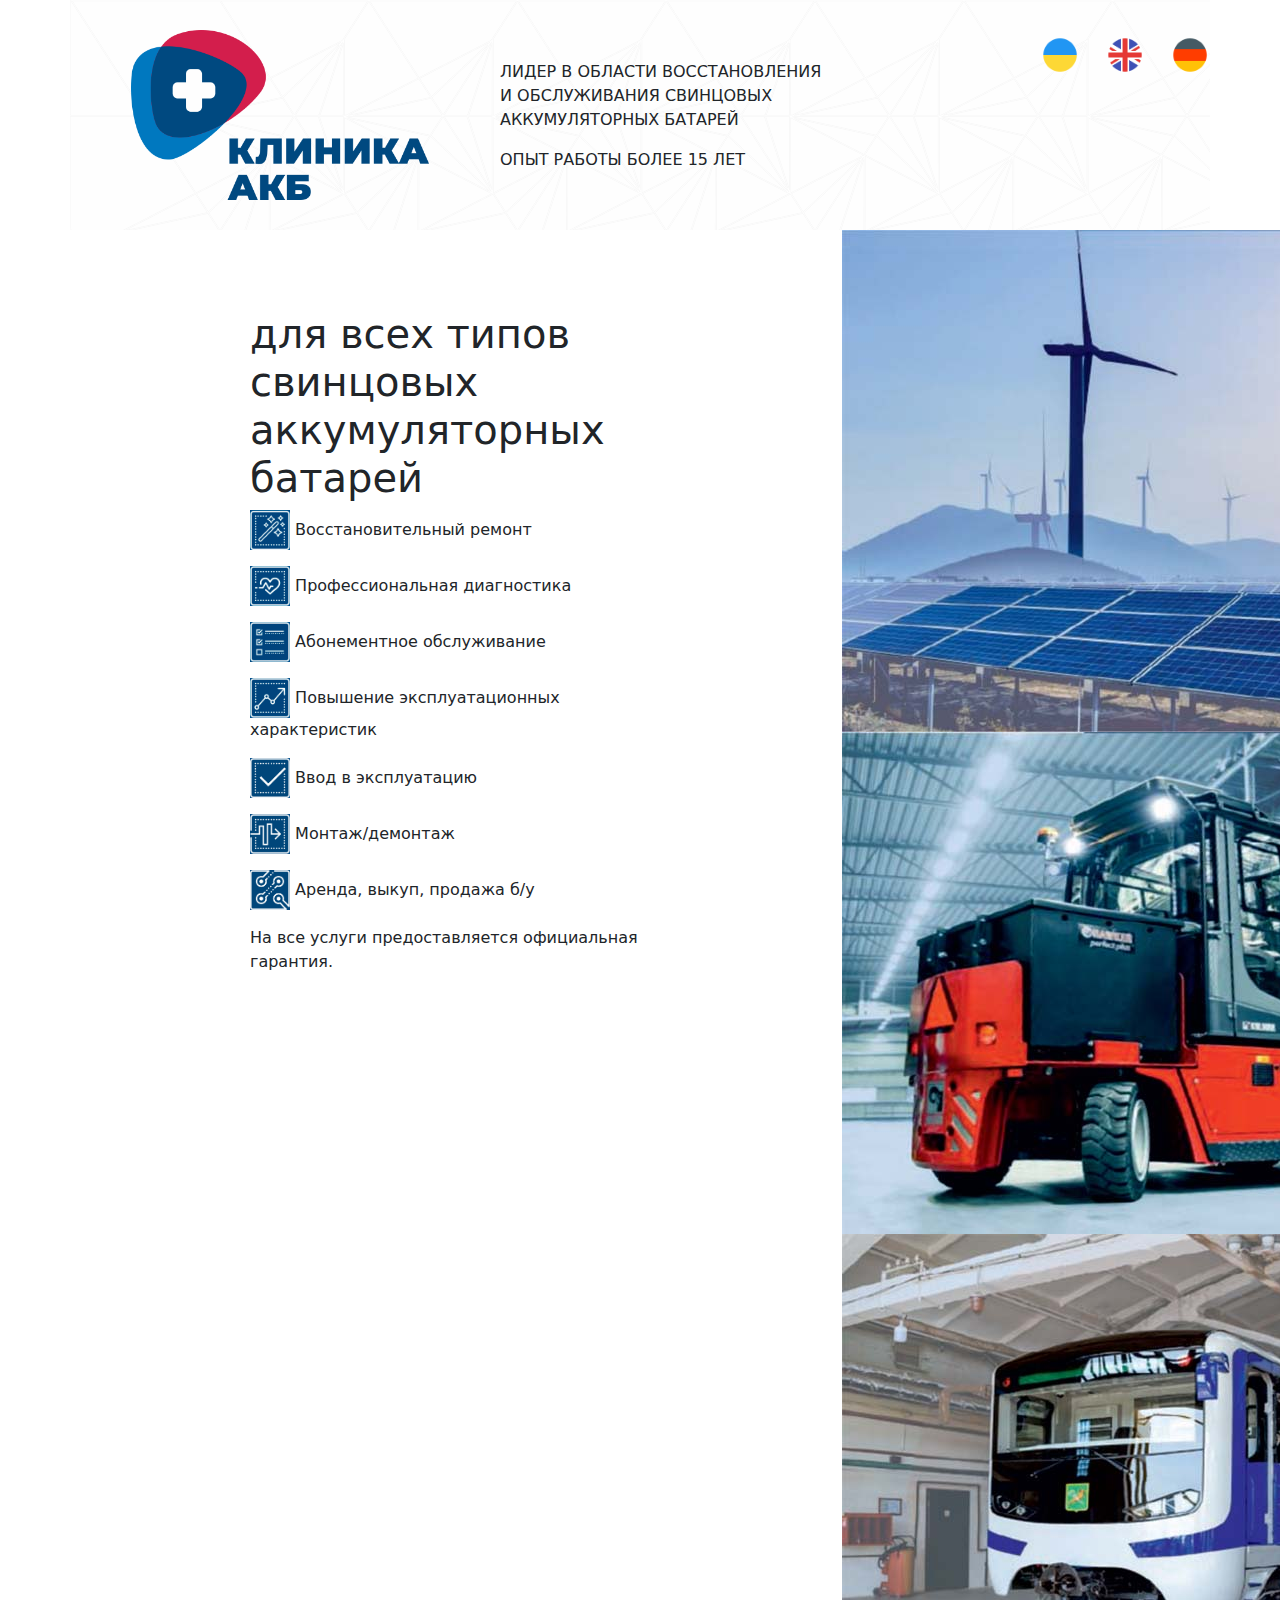
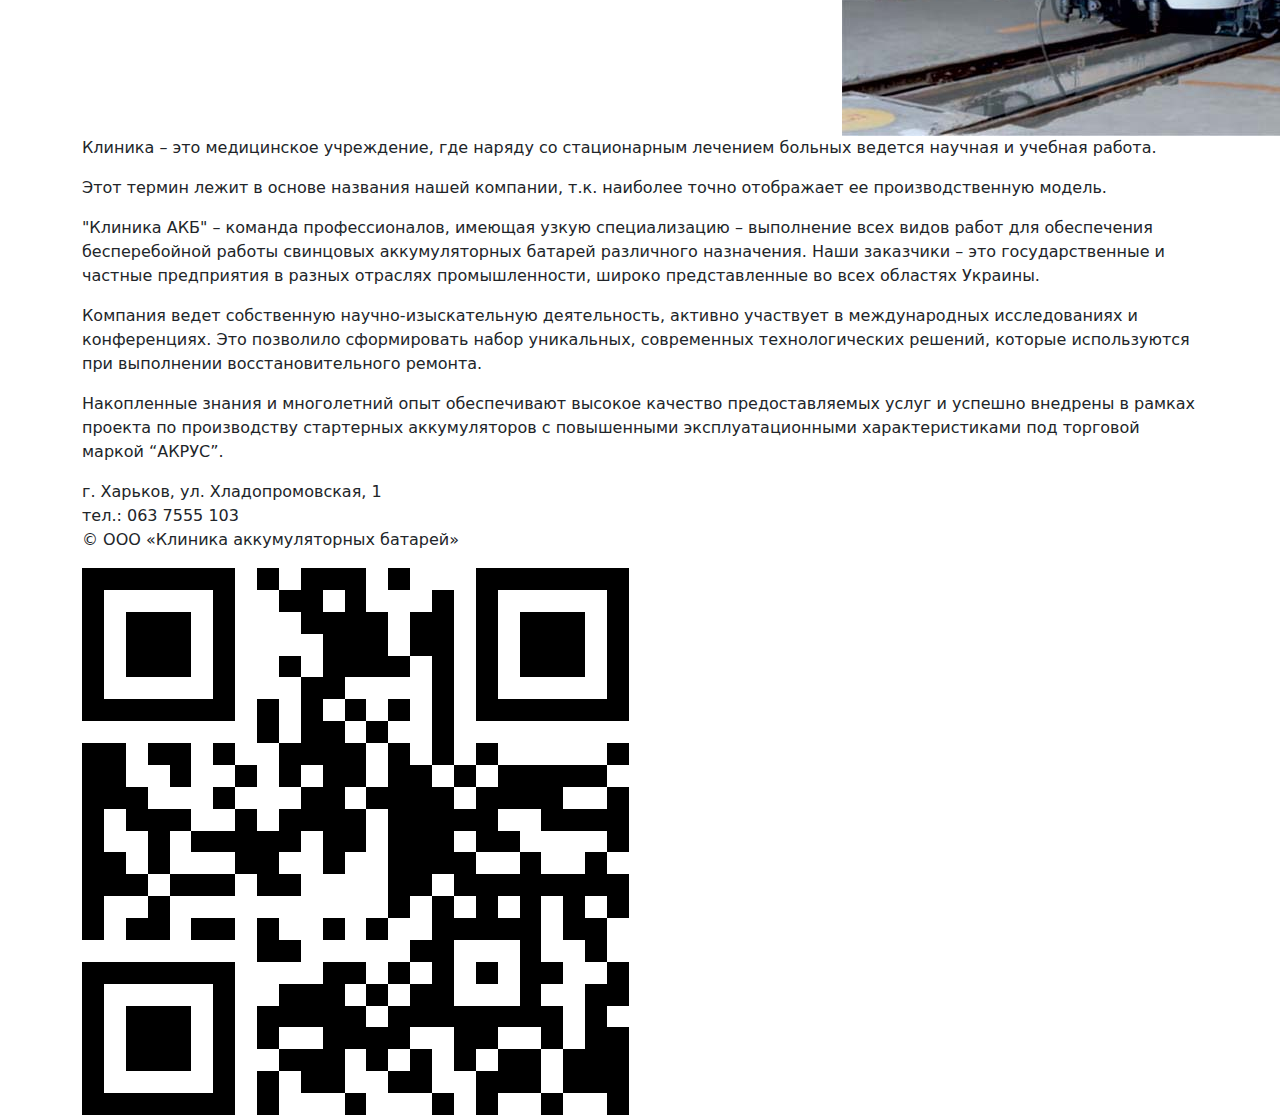
<file: index.html>
<!DOCTYPE html>
<html lang="ru">

<head>
    <meta charset="UTF-8">
    <meta name="viewport" content="width=device-width, initial-scale=1.0">
    <meta name="format-detection" content="telephone=no">
    <meta name="description"
          content="Ремонт, восстановление, обслуживание, диагностика свинцово-кислотных тяговых аккумуляторных батарей (аккумуляторов) с погрузочной техники.">
    <title>Клиника АКБ – ремонт и обслуживание свинцовых аккумуляторов</title>
    <!-- Альтернативные языковые версии -->
    <link rel="alternate" href="https://batteryclinic.com.ua/" hreflang="ru" />
    <link rel="alternate" href="https://batteryclinic.com.ua/ukr.html" hreflang="uk" />
    <link rel="alternate" href="https://batteryclinic.com.ua/eng.html" hreflang="en" />
    <link rel="alternate" href="https://batteryclinic.com.ua/de.html" hreflang="de" />
    <link rel="icon" href="/img/favicon.ico" type="image/x-icon" />
    <link rel="preconnect" href="https://fonts.googleapis.com">
    <link rel="preconnect" href="https://fonts.gstatic.com" crossorigin>
    <link href="https://fonts.googleapis.com/css2?family=Montserrat:ital,wght@0,100..900;1,100..900&display=swap"
          rel="stylesheet">
    <link rel="stylesheet" href="css/bootstrap.min.css">
    <link rel="stylesheet" href="./css/style.css">
    <link rel="canonical" href="https://batteryclinic.com.ua/" />
    <link rel="alternate" href="https://batteryclinic.com.ua/" hreflang="x-default" />
</head>



<body>
    <div class="container">
        <header class="row">

            <div class="col-4 logo-box">
                <img class="log-image" src="./img/akblogo.png" alt="">
            </div>
            <div class="col-5 header-text-block">
                <p>
                    лидер в области восстановления</br>
                    и обслуживания свинцовых</br>
                    аккумуляторных батарей
                </p>
                <p class="experience">
                    опыт работы более 15 лет
                </p>
            </div>
            <div class="col-3 lang">
                <a href="./ukr.html" hreflang="uk"><img src="./img/ukr-lang.png"></a>
                <a href="./eng.html" hreflang="en"><img src="./img/eng-lang.png"></a>
                <a href="./de.html" hreflang="de"><img src="img/germ-lang.png"></a>
            </div>
        </header>
        <div class="row ">
            <div class="content-left col-8">

                <div class="services">
                    <H1 class="servise-title">для всех типов свинцовых</br> аккумуляторных батарей</H1>
                    <p>
                        <img class="pickt" src="./img/pickt-1.png" alt="Восстановительный ремонт">
                        <span class="servise-descriprion">Восстановительный ремонт</span>
                    </p>
                    <p>
                        <img class="pickt" src="./img/pickt-2.png" alt="Профессиональная диагностика">
                        <span class="servise-descriprion">Профессиональная диагностика</span>
                    </p>
                    <p>
                        <img class="pickt" src="./img/pickt-3.png" alt="Абонементное обслуживание">
                        <span class="servise-descriprion">Абонементное обслуживание</span>
                    </p>
                    <p>
                        <img class="pickt" src="./img/pickt-4.png" alt="Повышение эксплуатационных характеристик">
                        <span class="servise-descriprion">Повышение эксплуатационных </br>характеристик</span>
                    </p>
                    <p>
                        <img class="pickt" src="./img/pickt-5.png" alt="Ввод в эксплуатацию">
                        <span class="servise-descriprion">Ввод в эксплуатацию</span>
                    </p>
                    <p>
                        <img class="pickt" src="./img/pickt-6.png" alt="Монтаж/демонтаж">
                        <span class="servise-descriprion">Монтаж/демонтаж</span>
                    </p>
                    <p>
                        <img class="pickt" src="./img/pickt-7.png" alt="Аренда, выкуп, продажа б/у">
                        <span class="servise-descriprion">Аренда, выкуп, продажа б/у</span>
                    </p>
                    <span class="service-garanty">
                        На все услуги предоставляется официальная гарантия.
                    </span>
                </div>
            </div>
            <div class="content-rigth col-4">
                <img src="img/r-pict-1.jpg" alt="">
                <img src="img/r-pict-2.jpg" alt="">
                <img src="img/r-pict-3.jpg" alt="">
            </div>
        </div>

        <div class="main-text row">
            <div class="head-text  ">
                <p class="text-solid">
                    Клиника – это медицинское учреждение, где наряду со стационарным лечением больных ведется научная и
                    учебная работа.
                </p>
                <p>
                    Этот термин лежит в основе названия нашей компании, т.к. наиболее точно отображает ее
                    производственную
                    модель.
                </p>
            </div>
            <div class="middle-text ">
                <p>
                    "Клиника АКБ" – команда профессионалов, имеющая узкую специализацию – выполнение всех видов работ
                    для
                    обеспечения бесперебойной работы свинцовых аккумуляторных батарей различного назначения. Наши
                    заказчики
                    – это государственные и частные предприятия в разных отраслях промышленности, широко представленные
                    во
                    всех областях Украины.
                </p>
                <p>
                    Компания ведет собственную научно-изыскательную деятельность, активно участвует в международных
                    исследованиях и конференциях. Это позволило сформировать набор уникальных, современных
                    технологических
                    решений, которые используются при выполнении восстановительного ремонта.
                </p>
                <p>
                    Накопленные знания и многолетний опыт обеспечивают высокое качество предоставляемых услуг и
                    успешно
                    внедрены в рамках проекта по производству стартерных аккумуляторов с повышенными эксплуатационными
                    характеристиками под торговой маркой “АКРУС”.
                </p>
            </div>
            <footer>
                <div class="footer-text">

                    <p class="footer-adres">

                        г. Харьков, ул. Хладопромовская, 1</br>
                        тел.: 063 7555 103 <br>
                        © ООО «Клиника аккумуляторных батарей»
                    </p>


                </div>
                <img class="qrcode" src="img/qr-code.png" alt="">
            </footer>

        </div>

    </div>



    <script src=" js/bootstrap.min.js">
    </script>

</body>

</html>
</file>
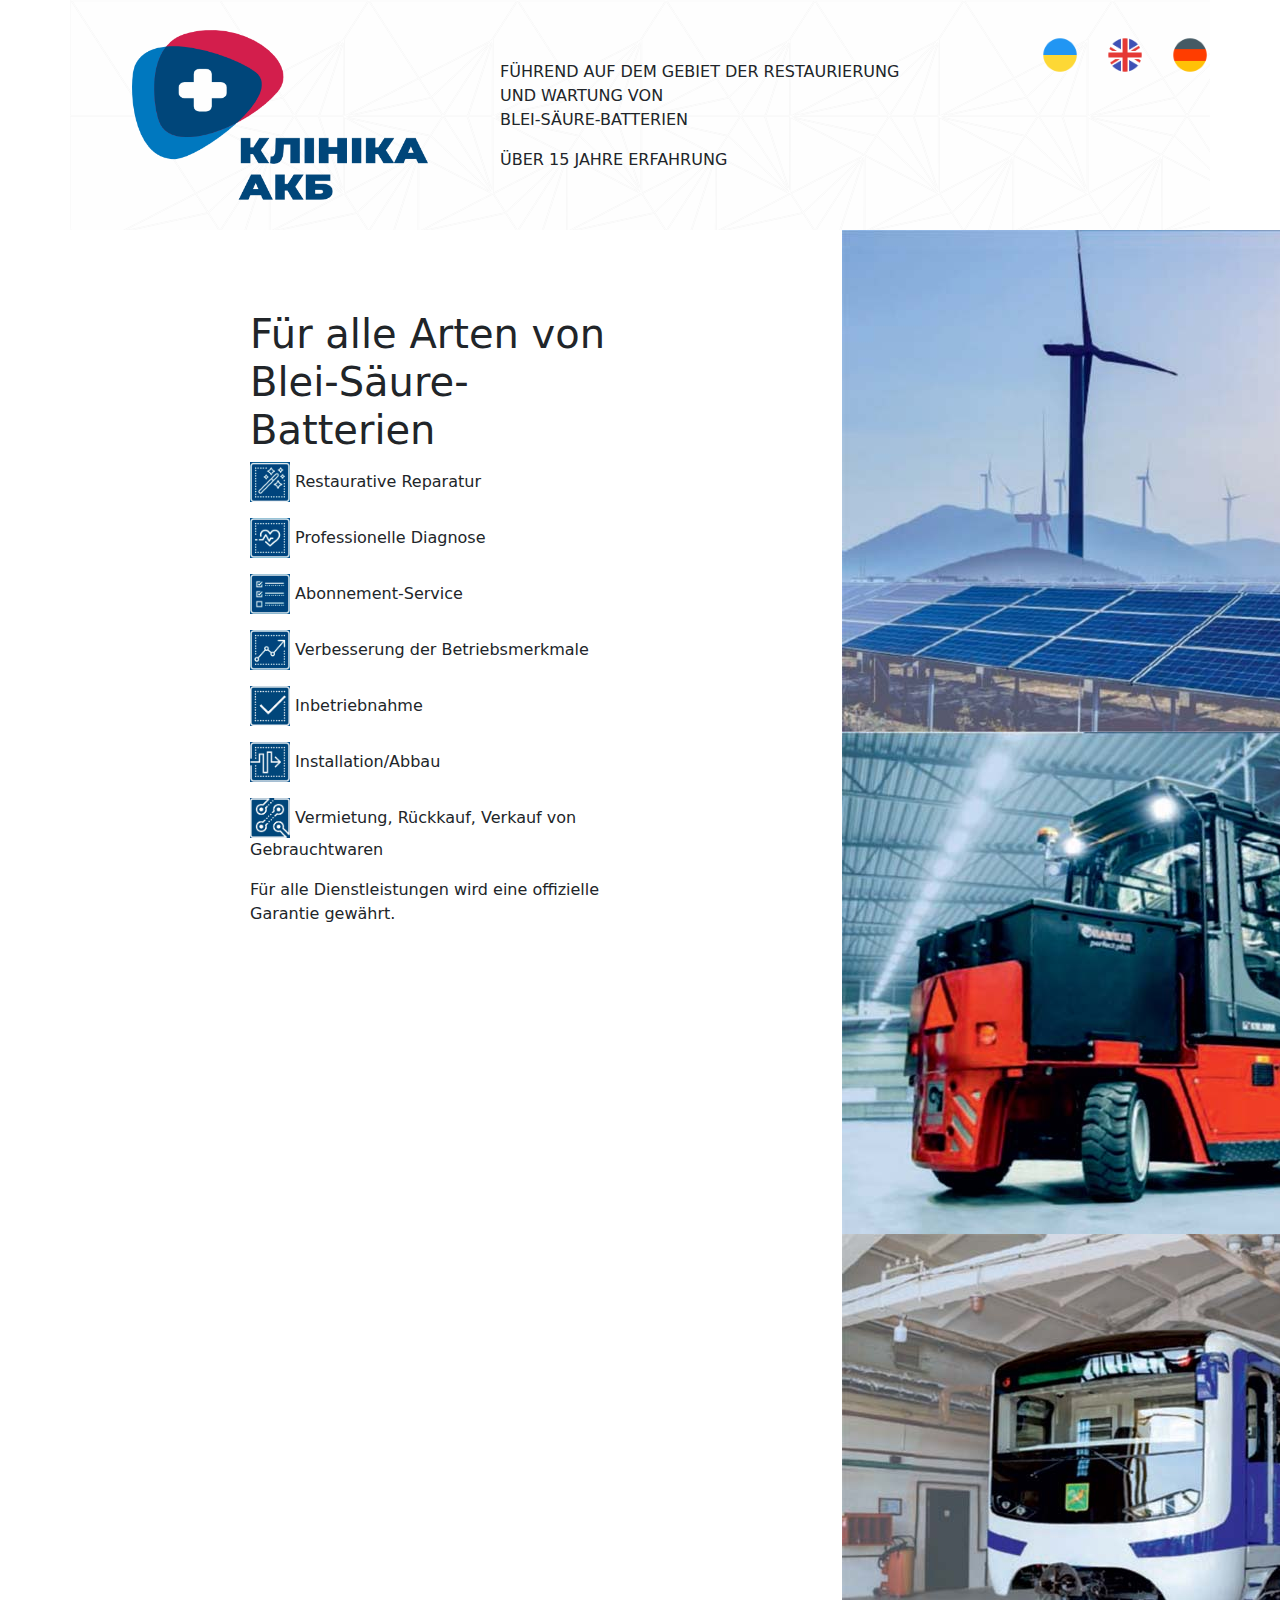
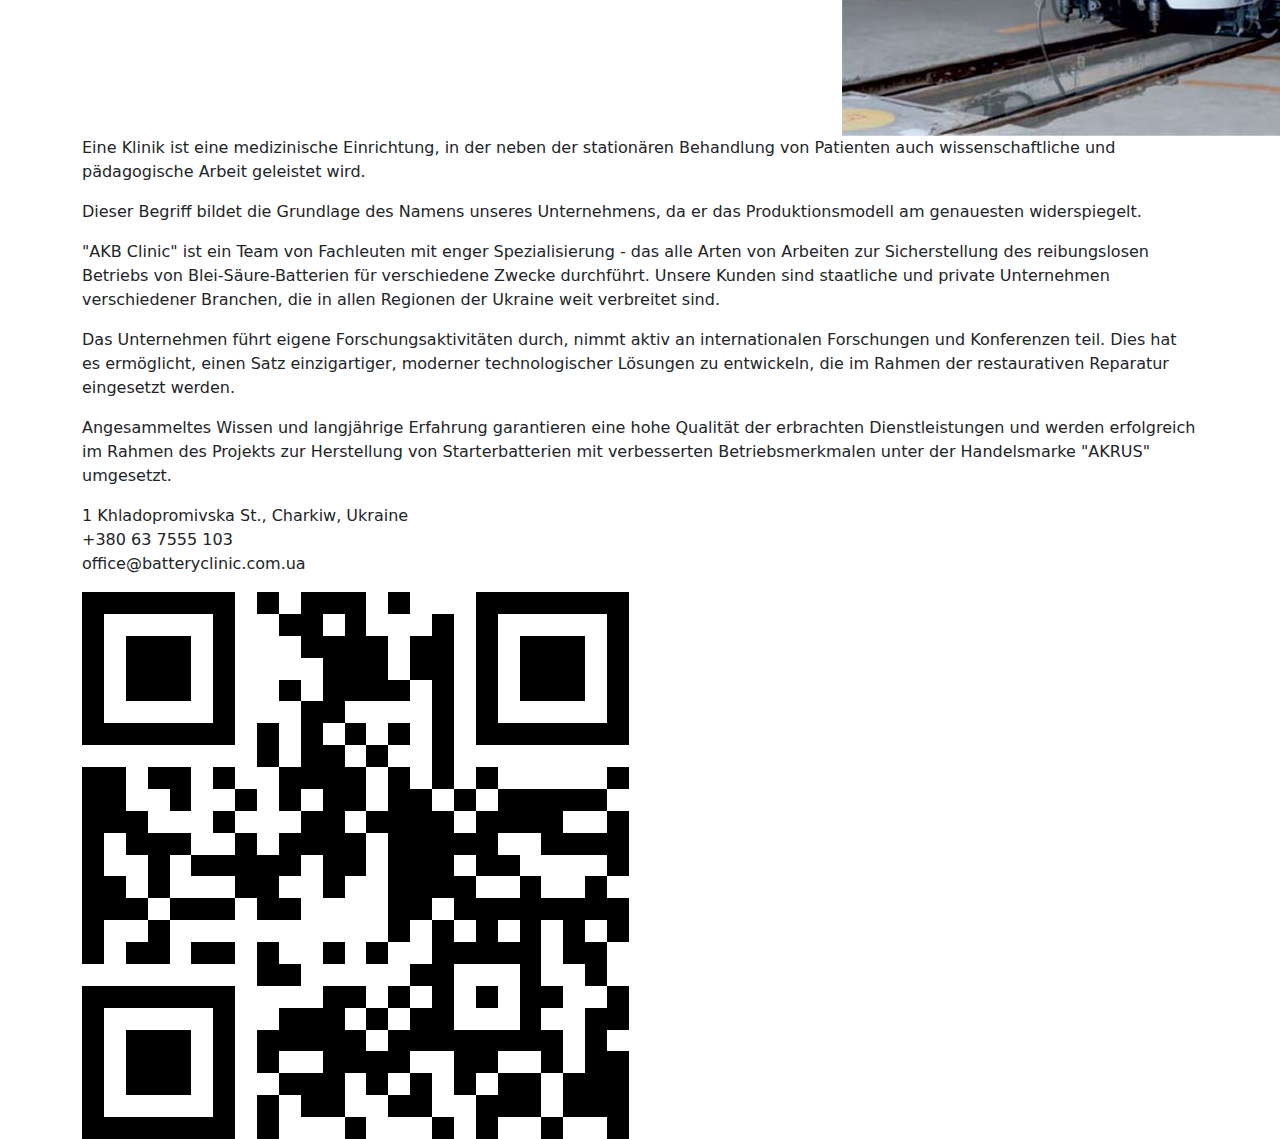
<file: de.html>
<!DOCTYPE html>
<html lang="de">

<head>
    <meta charset="UTF-8">
    <meta name="viewport" content="width=device-width, initial-scale=1.0">
    <meta name="format-detection" content="telephone=no">
    <meta name="description"
          content="Reparatur, Wiederaufbereitung, Wartung und Diagnose von Blei-Säure-Traktionsbatterien (Akkumulatoren) für Flurförderzeuge.">
    <title>AKB-Klinik – Reparatur und Wartung von Bleiakkumulatoren.</title>
        <!-- Альтернативные языковые версии -->
        <link rel="alternate" href="https://batteryclinic.com.ua/" hreflang="ru" />
        <link rel="alternate" href="https://batteryclinic.com.ua/ukr.html" hreflang="uk" />
        <link rel="alternate" href="https://batteryclinic.com.ua/eng.html" hreflang="en" />
        <link rel="alternate" href="https://batteryclinic.com.ua/de.html" hreflang="de" />
    <link rel="icon" href="/img/favicon.ico" type="image/x-icon" />
    <link rel="preconnect" href="https://fonts.googleapis.com">
    <link rel="preconnect" href="https://fonts.gstatic.com" crossorigin>
    <link href="https://fonts.googleapis.com/css2?family=Montserrat:ital,wght@0,100..900;1,100..900&display=swap"
          rel="stylesheet">
    <link rel="stylesheet" href="css/bootstrap.min.css">
    <link rel="stylesheet" href="./css/style.css">
    <link rel="canonical" href="https://batteryclinic.com.ua/de.html" />
    <link rel="alternate" href="https://batteryclinic.com.ua/" hreflang="x-default" />
</head>

<body>
    <div class="container">
        <header class="row">

            <div class="col-4 logo-box">
                <img class="log-image" src="./img/akblogo-ukr.png" alt="">
            </div>
            <div class="col-5 header-text-block">
                <p>
                    Führend auf dem Gebiet der Restaurierung </br>
                    und Wartung von </br>
                    Blei-Säure-Batterien
                </p>
                <p class="">
                    Über 15 Jahre Erfahrung
                </p>
            </div>
            <div class="col-3 lang">
                <a href="./ukr.html" hreflang="uk"><img src="./img/ukr-lang.png"></a>
                <a href="./eng.html" hreflang="en"><img src="./img/eng-lang.png"></a>
                <a href="./de.html" hreflang="de"><img src="img/germ-lang.png"></a>
            </div>
        </header>
        <div class="row ">
            <div class="content-left col-8">

                <div class="services">
                    <H1 class="servise-title">Für alle Arten von </br> Blei-Säure-Batterien</H1>
                    <p>
                        <img class="pickt" src="./img/pickt-1.png" alt="">
                        <span class="servise-descriprion">Restaurative Reparatur</span>
                    </p>
                    <p>
                        <img class="pickt" src="./img/pickt-2.png" alt="">
                        <span class="servise-descriprion">Professionelle Diagnose</span>
                    </p>
                    <p>
                        <img class="pickt" src="./img/pickt-3.png" alt="">
                        <span class="servise-descriprion">Abonnement-Service</span>
                    </p>
                    <p>
                        <img class="pickt" src="./img/pickt-4.png" alt="">
                        <span class="servise-descriprion">Verbesserung der Betriebsmerkmale</span>
                    </p>
                    <p>
                        <img class="pickt" src="./img/pickt-5.png" alt="">
                        <span class="servise-descriprion">Inbetriebnahme</span>
                    </p>
                    <p>
                        <img class="pickt" src="./img/pickt-6.png" alt="">
                        <span class="servise-descriprion">Installation/Abbau</span>
                    </p>
                    <p>
                        <img class="pickt" src="./img/pickt-7.png" alt="">
                        <span class="servise-descriprion">Vermietung, Rückkauf, Verkauf von Gebrauchtwaren</span>
                    </p>
                    <span class="service-garanty">
                        Für alle Dienstleistungen wird eine offizielle Garantie gewährt.
                    </span>
                </div>
            </div>
            <div class="content-rigth col-4">
                <img src="img/r-pict-1.jpg" alt="">
                <img src="img/r-pict-2.jpg" alt="">
                <img src="img/r-pict-3.jpg" alt="">
            </div>
        </div>

        <div class="main-text row">
            <div class="head-text  ">
                <p class="text-solid">
                    Eine Klinik ist eine medizinische Einrichtung, in der neben der stationären Behandlung von Patienten
                    auch wissenschaftliche und pädagogische Arbeit geleistet wird.
                </p>
                <p>
                    Dieser Begriff bildet die Grundlage des Namens unseres Unternehmens, da er das Produktionsmodell am
                    genauesten widerspiegelt.
                </p>
            </div>
            <div class="middle-text ">
                <p>
                    "AKB Clinic" ist ein Team von Fachleuten mit enger Spezialisierung - das alle Arten von Arbeiten zur
                    Sicherstellung des reibungslosen Betriebs von Blei-Säure-Batterien für verschiedene Zwecke
                    durchführt. Unsere Kunden sind staatliche und private Unternehmen verschiedener Branchen, die in
                    allen Regionen der Ukraine weit verbreitet sind.
                </p>
                <p>
                    Das Unternehmen führt eigene Forschungsaktivitäten durch, nimmt aktiv an internationalen Forschungen
                    und Konferenzen teil. Dies hat es ermöglicht, einen Satz einzigartiger, moderner technologischer
                    Lösungen zu entwickeln, die im Rahmen der restaurativen Reparatur eingesetzt werden.
                </p>
                <p>
                    Angesammeltes Wissen und langjährige Erfahrung garantieren eine hohe Qualität der erbrachten
                    Dienstleistungen und werden erfolgreich im Rahmen des Projekts zur Herstellung von Starterbatterien
                    mit verbesserten Betriebsmerkmalen unter der Handelsmarke "AKRUS" umgesetzt.
                </p>
            </div>
            <footer>
                <div class="footer-text">
                    <p class="footer-adres">
                        1 Khladopromivska St., Charkiw, Ukraine </br>
                        +380 63 7555 103 <br>
                        office@batteryclinic.com.ua
                    </p>

                </div>
                <img class="qrcode" src="img/qr-code.png" alt="">
            </footer>

        </div>

    </div>



    <script src=" js/bootstrap.min.js">

    </script>

</body>

</html>
</file>
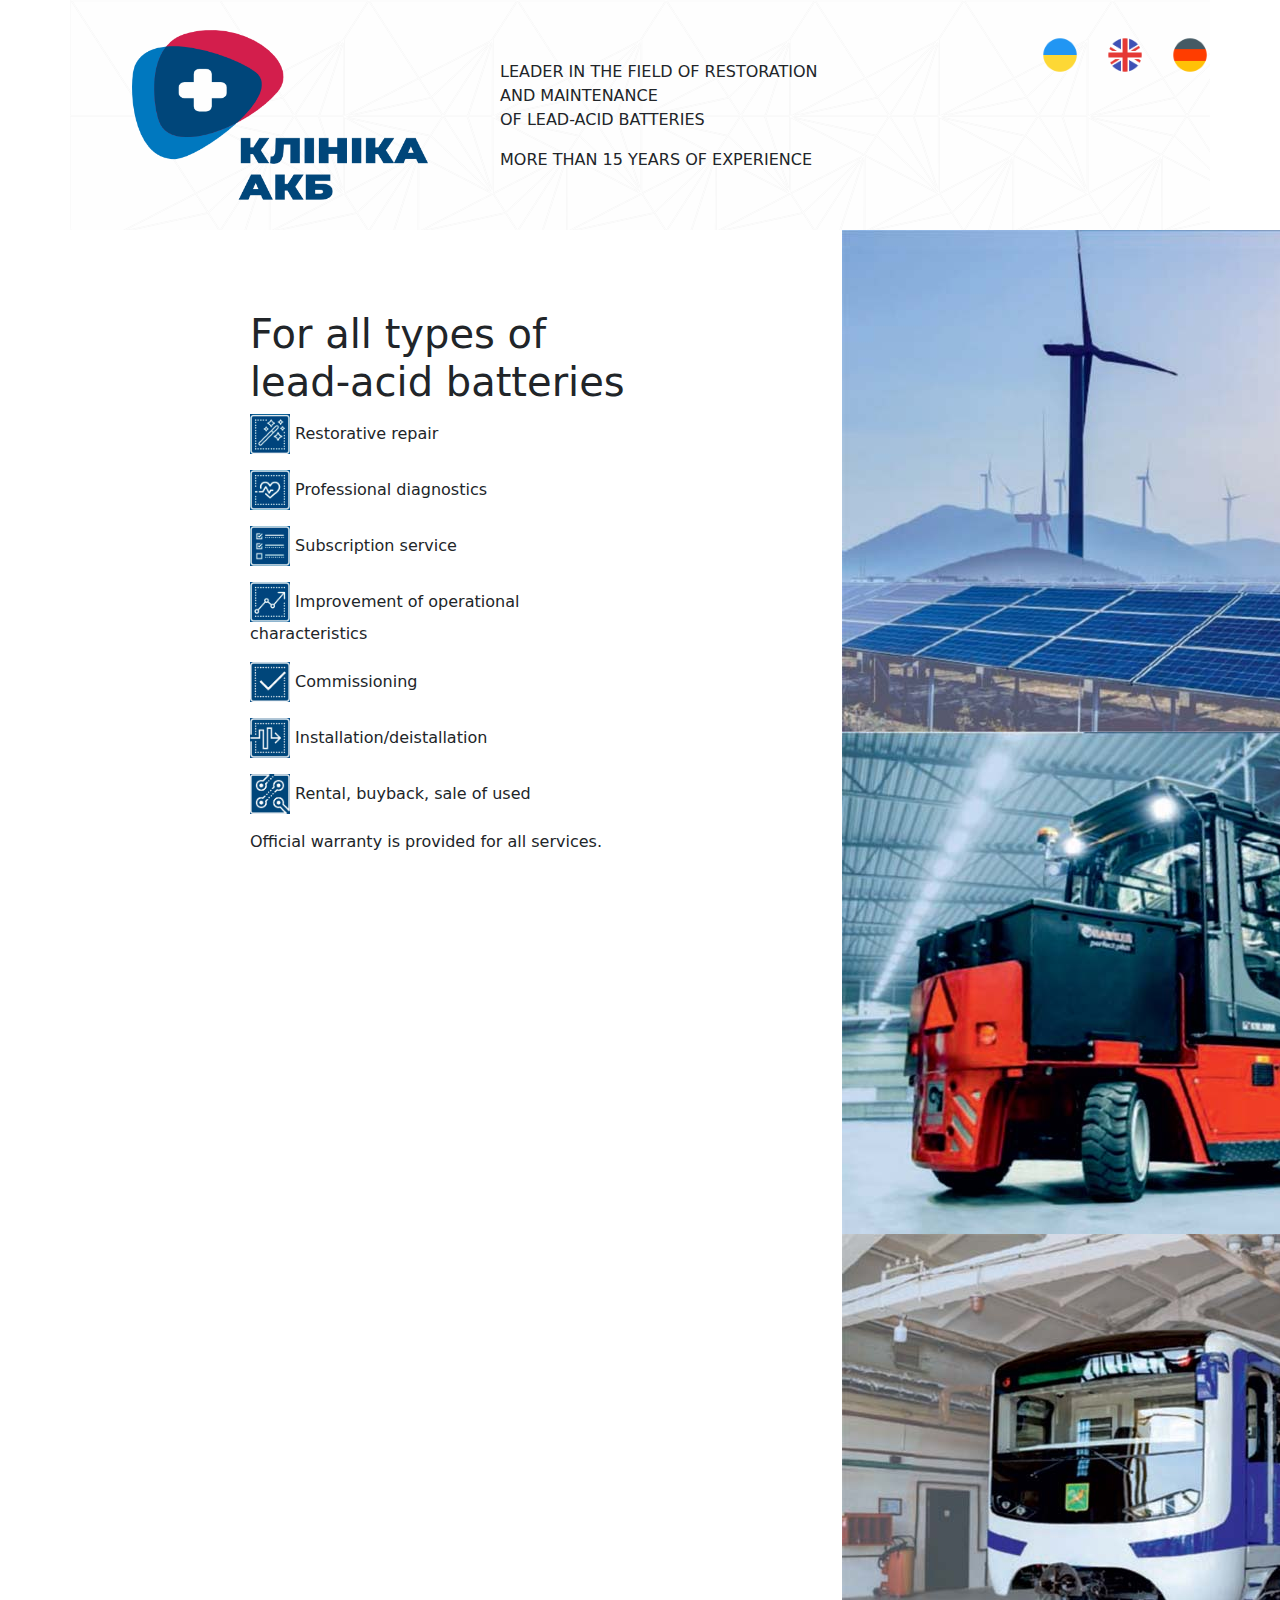
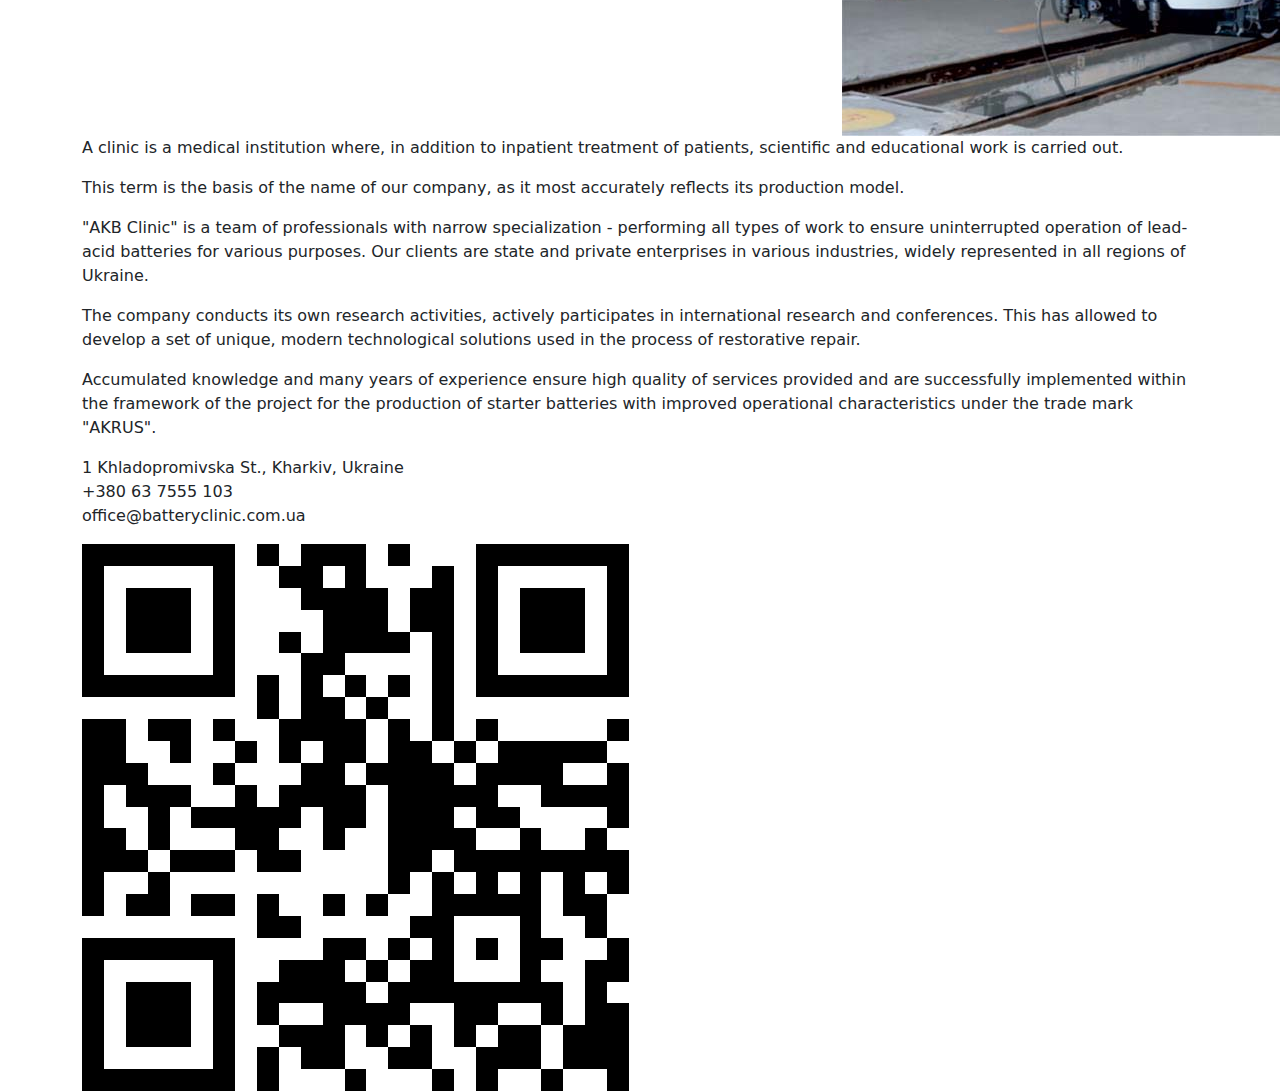
<file: eng.html>
<!DOCTYPE html>
<html lang="en">

<head>
    <meta charset="UTF-8">
    <meta name="viewport" content="width=device-width, initial-scale=1.0">
    <meta name="format-detection" content="telephone=no">
    <meta name="description" content="Professional repair, diagnostics, and maintenance of all types of lead-acid batteries. Restoration of performance, service life extension, official warranty, and over 15 years of expertise.">
    <title>Clinic AKB</title>
        <!-- Альтернативные языковые версии -->
        <link rel="alternate" href="https://batteryclinic.com.ua/" hreflang="ru" />
        <link rel="alternate" href="https://batteryclinic.com.ua/ukr.html" hreflang="uk" />
        <link rel="alternate" href="https://batteryclinic.com.ua/eng.html" hreflang="en" />
        <link rel="alternate" href="https://batteryclinic.com.ua/de.html" hreflang="de" />
    <link rel="icon" href="/img/favicon.ico" type="image/x-icon" />
    <link rel="preconnect" href="https://fonts.googleapis.com">
    <link rel="preconnect" href="https://fonts.gstatic.com" crossorigin>
    <link href="https://fonts.googleapis.com/css2?family=Montserrat:ital,wght@0,100..900;1,100..900&display=swap"
          rel="stylesheet">
    <link rel="stylesheet" href="css/bootstrap.min.css">
    <link rel="stylesheet" href="./css/style.css">
    <link rel="canonical" href="https://batteryclinic.com.ua/eng.html" />
    <link rel="alternate" href="https://batteryclinic.com.ua/" hreflang="x-default" />
</head>

<body>
    <div class="container">
        <header class="row">

            <div class="col-4 logo-box">
                <img class="log-image" src="./img/akblogo-ukr.png" alt="">
            </div>
            <div class="col-5 header-text-block">
                <p>
                    Leader in the field of restoration</br>
                    and maintenance </br>
                    of lead-acid batteries
                </p>
                <p class="experience">

                    More than 15 years of experience
                </p>
            </div>
            <div class="col-3 lang">
                <a href="./ukr.html"><img src="./img/ukr-lang.png"></a>
                <a href="./eng.html"><img src="./img/eng-lang.png"></a>
                <a href="./de.html"><img src="img/germ-lang.png"></a>
            </div>
        </header>
        <div class="row ">
            <div class="content-left col-8">

                <div class="services">
                    <h1 class="servise-title">For all types of </br> lead-acid batteries</H1>
                    <p>
                        <img class="pickt" src="./img/pickt-1.png" alt="">
                        <span class="servise-descriprion">Restorative repair</span>
                    </p>
                    <p>
                        <img class="pickt" src="./img/pickt-2.png" alt="">
                        <span class="servise-descriprion">Professional diagnostics</span>
                    </p>
                    <p>
                        <img class="pickt" src="./img/pickt-3.png" alt="">
                        <span class="servise-descriprion">Subscription service</span>
                    </p>
                    <p>
                        <img class="pickt" src="./img/pickt-4.png" alt="">
                        <span class="servise-descriprion">Improvement of operational</br>characteristics</span>
                    </p>
                    <p>
                        <img class="pickt" src="./img/pickt-5.png" alt="">
                        <span class="servise-descriprion">Commissioning</span>
                    </p>
                    <p>
                        <img class="pickt" src="./img/pickt-6.png" alt="">
                        <span class="servise-descriprion">Installation/deistallation</span>
                    </p>
                    <p>
                        <img class="pickt" src="./img/pickt-7.png" alt="">
                        <span class="servise-descriprion">Rental, buyback, sale of used</span>
                    </p>
                    <span class="service-garanty">
                        Official warranty is provided for all services.
                    </span>
                </div>
            </div>
            <div class="content-rigth col-4">
                <img src="img/r-pict-1.jpg" alt="">
                <img src="img/r-pict-2.jpg" alt="">
                <img src="img/r-pict-3.jpg" alt="">
            </div>
        </div>

        <div class="main-text row">
            <div class="head-text  ">
                <p class="text-solid">
                    A clinic is a medical institution where, in addition to inpatient treatment of patients, scientific
                    and educational work is carried out.
                </p>
                <p>
                    This term is the basis of the name of our company, as it most accurately reflects its production
                    model.
                </p>
            </div>
            <div class="middle-text ">
                <p>
                    "AKB Clinic" is a team of professionals with narrow specialization - performing all types of work to
                    ensure uninterrupted operation of lead-acid batteries for various purposes. Our clients are state
                    and private enterprises in various industries, widely represented in all regions of Ukraine.
                </p>
                <p>
                    The company conducts its own research activities, actively participates in international research
                    and conferences. This has allowed to develop a set of unique, modern technological solutions used in
                    the process of restorative repair.
                </p>
                <p>
                    Accumulated knowledge and many years of experience ensure high quality of services provided and are
                    successfully implemented within the framework of the project for the production of starter batteries
                    with improved operational characteristics under the trade mark "AKRUS".
                </p>
            </div>
            <footer>
                <div class="footer-text">
                    <p class="footer-adres">
                        1 Khladopromivska St., Kharkiv, Ukraine </br>
                        +380 63 7555 103 <br>
                        office@batteryclinic.com.ua
                    </p>
                </div>
                <img class="qrcode" src="img/qr-code.png" alt="">
            </footer>

        </div>

    </div>



    <script src=" js/bootstrap.min.js">

    </script>

</body>

</html>
</file>
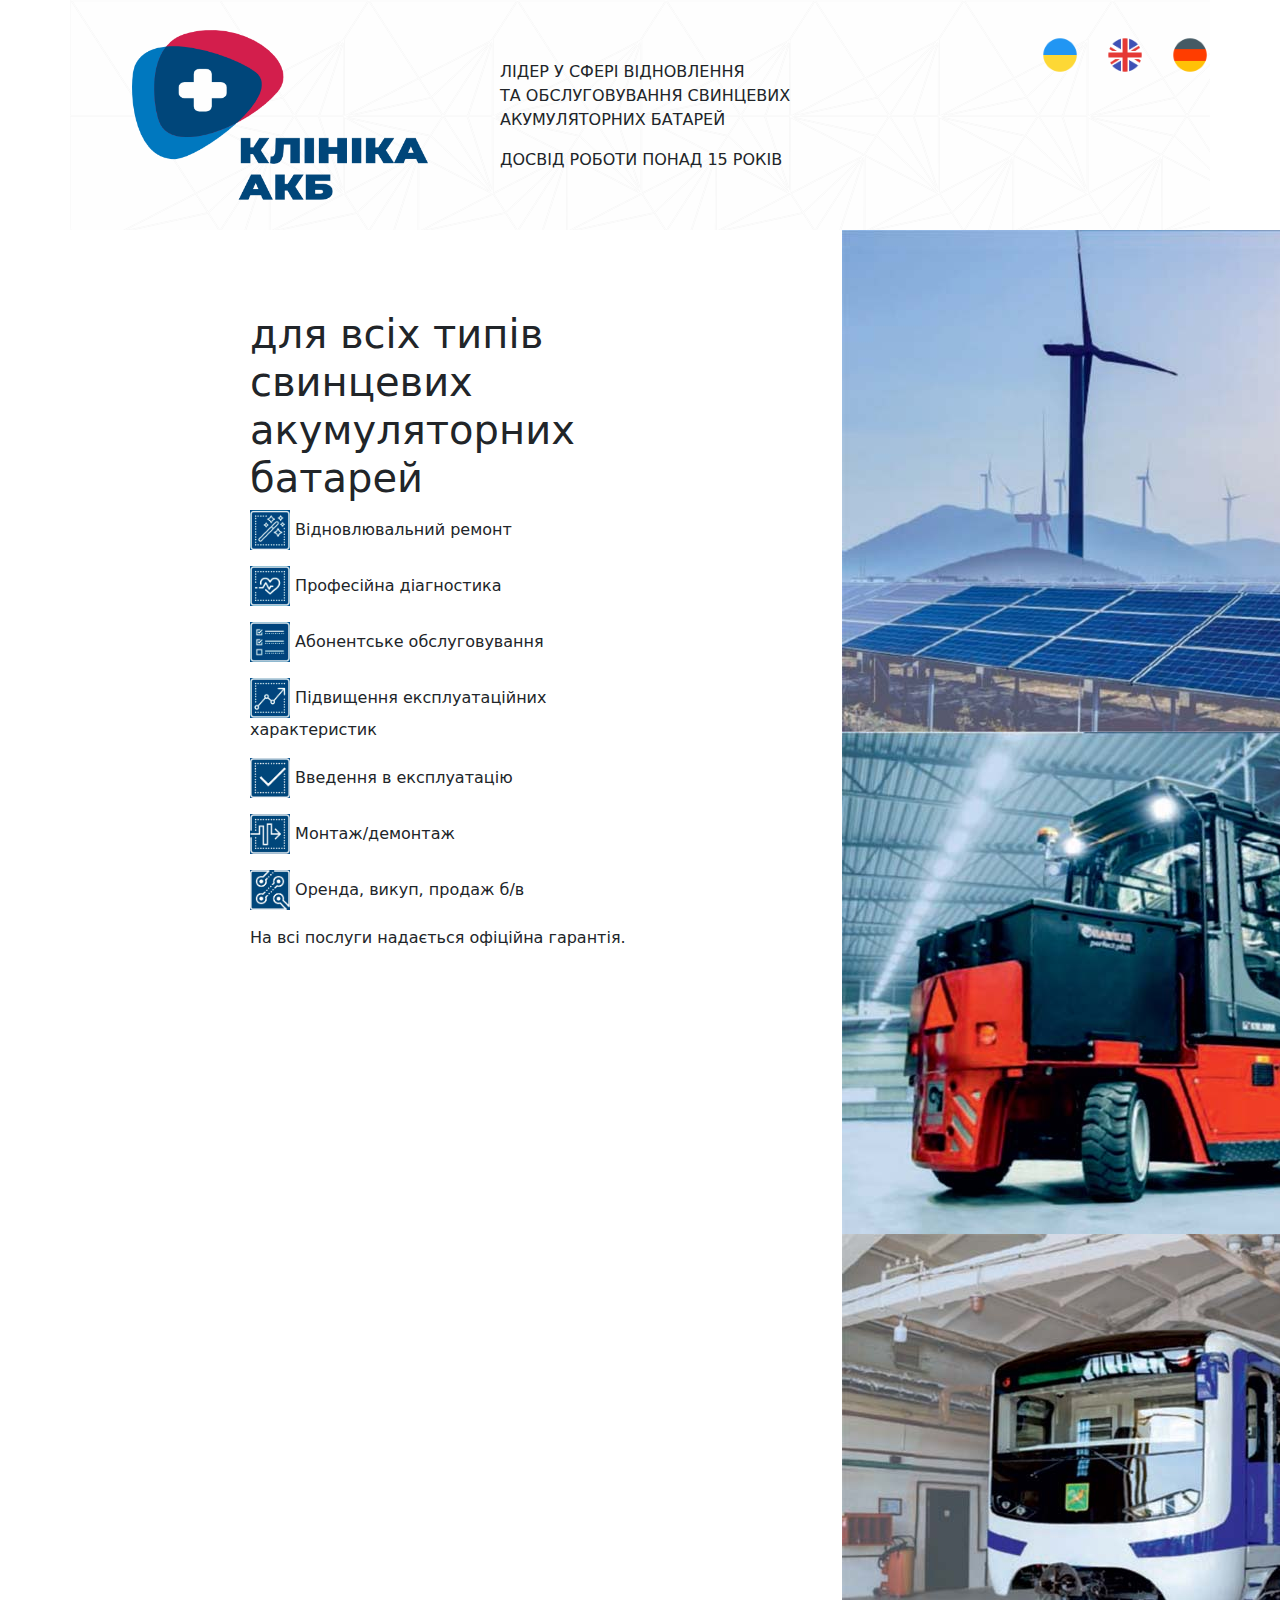
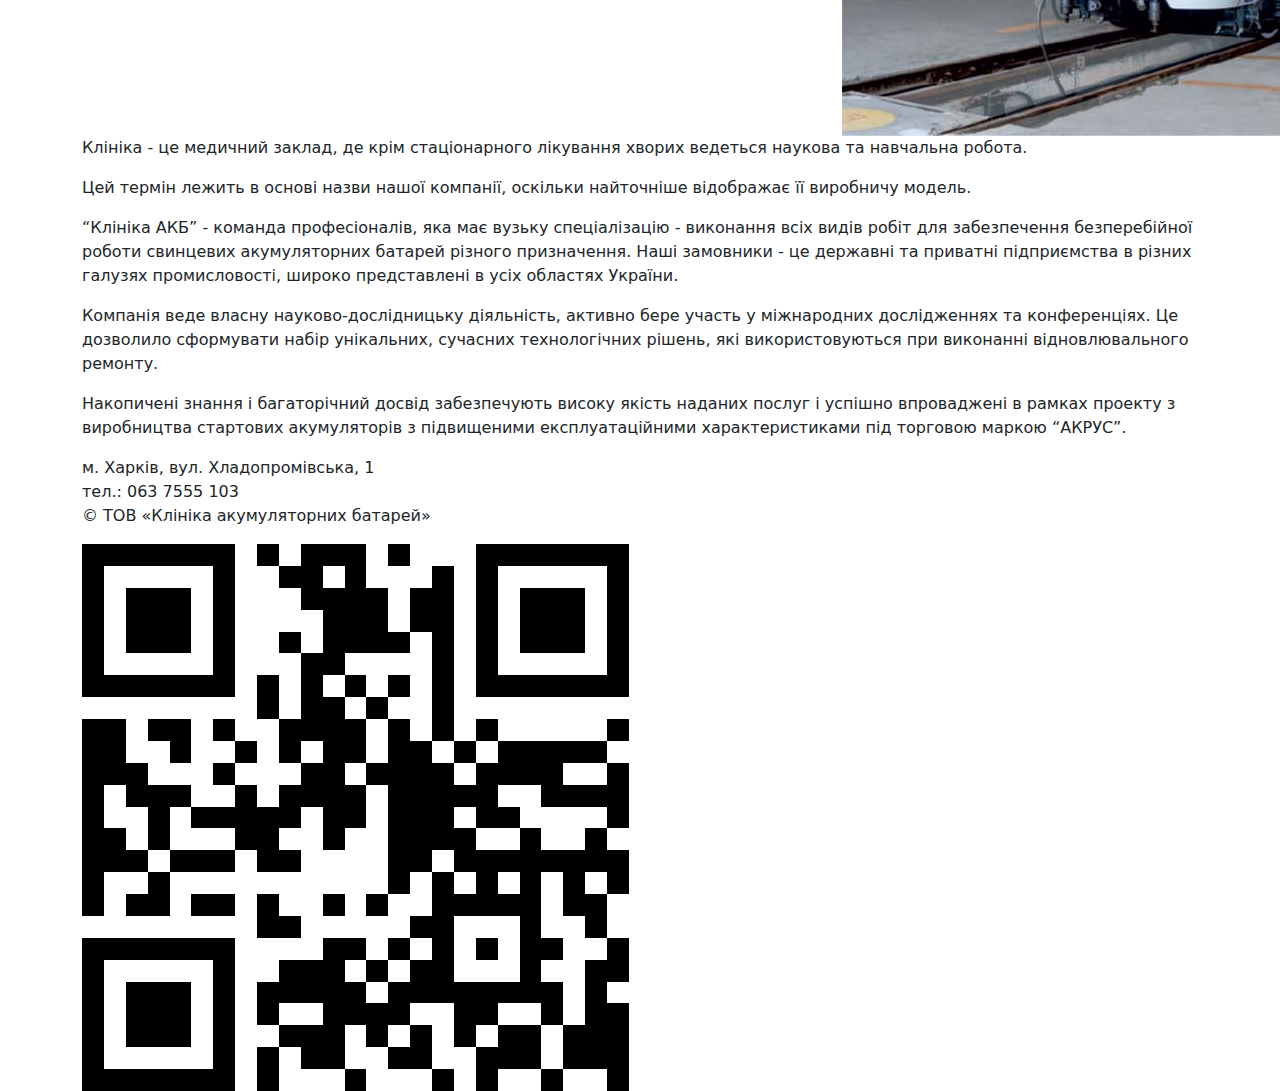
<file: ukr.html>
<!DOCTYPE html>
<html lang="uk">

<head>
    <meta charset="UTF-8">
    <meta name="viewport" content="width=device-width, initial-scale=1.0">
    <meta name="format-detection" content="telephone=no">
    <meta name="description" content="Професійний ремонт, діагностика та обслуговування свинцево-кислотних акумуляторів усіх типів. Відновлення характеристик, подовження терміну служби, офіційна гарантія, понад 15 років досвіду.">
    <title>Клініка АКБ – ремонт та обслуговування свинцевих акумуляторів</title>
        <!-- Альтернативные языковые версии -->
        <link rel="alternate" href="https://batteryclinic.com.ua/" hreflang="ru" />
        <link rel="alternate" href="https://batteryclinic.com.ua/ukr.html" hreflang="uk" />
        <link rel="alternate" href="https://batteryclinic.com.ua/eng.html" hreflang="en" />
        <link rel="alternate" href="https://batteryclinic.com.ua/de.html" hreflang="de" />
    <link rel="icon" href="/img/favicon.ico" type="image/x-icon" />
    <link rel="preconnect" href="https://fonts.googleapis.com">
    <link rel="preconnect" href="https://fonts.gstatic.com" crossorigin>
    <link href="https://fonts.googleapis.com/css2?family=Montserrat:ital,wght@0,100..900;1,100..900&display=swap"
          rel="stylesheet">
    <link rel="stylesheet" href="css/bootstrap.min.css">
    <link rel="stylesheet" href="./css/style.css">
    <link rel="canonical" href="https://batteryclinic.com.ua/ukr.html" />
    <link rel="alternate" href="https://batteryclinic.com.ua/" hreflang="x-default" />
</head>

<body>
    <div class="container">
        <header class="row">

            <div class="col-4 logo-box">
                <img class="log-image" src="./img/akblogo-ukr.png" alt="">
            </div>
            <div class="col-5 header-text-block">
                <p>
                    Лідер у сфері відновлення </br>
                    та обслуговування свинцевих</br>
                    акумуляторних батарей
                </p>
                <p class="experience">
                    Досвід роботи понад 15 років
                </p>
            </div>
            <div class="col-3 lang">
                <a href="./ukr.html" hreflang="uk"><img src="./img/ukr-lang.png"></a>
                <a href="./eng.html" hreflang="en"><img src="./img/eng-lang.png"></a>
                <a href="./de.html" hreflang="de"><img src="img/germ-lang.png"></a>
            </div>
        </header>
        <div class="row ">
            <div class="content-left col-8">

                <div class="services">
                    <H1 class="servise-title">для всіх типів свинцевих</br> акумуляторних батарей</H1>
                    <p>
                        <img class="pickt" src="./img/pickt-1.png" alt="">
                        <span class="servise-descriprion">Відновлювальний ремонт</span>
                    </p>
                    <p>
                        <img class="pickt" src="./img/pickt-2.png" alt="">
                        <span class="servise-descriprion">Професійна діагностика</span>
                    </p>
                    <p>
                        <img class="pickt" src="./img/pickt-3.png" alt="">
                        <span class="servise-descriprion">Абонентське обслуговування</span>
                    </p>
                    <p>
                        <img class="pickt" src="./img/pickt-4.png" alt="">
                        <span class="servise-descriprion">Підвищення експлуатаційних </br>характеристик</span>
                    </p>
                    <p>
                        <img class="pickt" src="./img/pickt-5.png" alt="">
                        <span class="servise-descriprion">Введення в експлуатацію</span>
                    </p>
                    <p>
                        <img class="pickt" src="./img/pickt-6.png" alt="">
                        <span class="servise-descriprion">Монтаж/демонтаж</span>
                    </p>
                    <p>
                        <img class="pickt" src="./img/pickt-7.png" alt="">
                        <span class="servise-descriprion">Оренда, викуп, продаж б/в</span>
                    </p>
                    <span class="service-garanty">
                        На всі послуги надається офіційна гарантія.
                    </span>
                </div>
            </div>
            <div class="content-rigth col-4">
                <img src="img/r-pict-1.jpg" alt="">
                <img src="img/r-pict-2.jpg" alt="">
                <img src="img/r-pict-3.jpg" alt="">
            </div>
        </div>

        <div class="main-text row">
            <div class="head-text  ">
                <p class="text-solid">
                    Клініка - це медичний заклад, де крім стаціонарного лікування хворих ведеться наукова та навчальна
                    робота.
                </p>
                <p>
                    Цей термін лежить в основі назви нашої компанії, оскільки найточніше відображає її виробничу модель.
                </p>
            </div>
            <div class="middle-text ">
                <p>
                    “Клініка АКБ” - команда професіоналів, яка має вузьку спеціалізацію - виконання всіх видів робіт для
                    забезпечення безперебійної роботи свинцевих акумуляторних батарей різного призначення. Наші
                    замовники - це державні та приватні підприємства в різних галузях промисловості, широко представлені
                    в усіх областях України.
                </p>
                <p>
                    Компанія веде власну науково-дослідницьку діяльність, активно бере участь у міжнародних дослідженнях
                    та конференціях. Це дозволило сформувати набір унікальних, сучасних технологічних рішень, які
                    використовуються при виконанні відновлювального ремонту.
                </p>
                <p>
                    Накопичені знання і багаторічний досвід забезпечують високу якість наданих послуг і успішно
                    впроваджені в рамках проекту з виробництва стартових акумуляторів з підвищеними експлуатаційними
                    характеристиками під торговою маркою “АКРУС”.
                </p>
            </div>
            <footer>
                <div class="footer-text">

                    <p class="footer-adres">
                        м. Харків, вул. Хладопромівська, 1 </br>
                        тел.: 063 7555 103 <br>
                        © ТОВ «Клініка акумуляторних батарей»
                    </p>


                </div>
                <img class="qrcode" src="img/qr-code.png" alt="">
            </footer>

        </div>

    </div>



    <script src=" js/bootstrap.min.js">

    </script>
 
</body>

</html>
</file>
<file: css/style.css>
* {
    margin: 0;
    padding: 0;
}

header {
    text-align: center;
    background-image: url(../img/bg.png);
}

.logo-box {
    padding-top: 30px;
    padding-bottom: 30px;
}

.lang {
    text-align: right;
    padding-right: 50px;
    margin-left: auto;
    padding-top: 20px;
    position: absolute;
    right: 0;
}

.lang img {
    height: 40px;
    margin-top: 15px;
}

.lang a {
    padding-right: 20px;
    text-decoration: none;
}

.log-image {
    height: 170px;
    padding-left: 40px;
}

.header-text-block {
    text-align: left;
    margin-top: 60px;
    padding-left: 50px;
    font-weight: 500;
    text-transform: uppercase;
}

.content {
    height: 100vh;
    color: white;
    background-image: url(../img/bg2.jpg);
    text-align: center;
}

h1 {
    padding-top: 50px;
}

.services {
    margin-top: 30px;
    width: 400px;
    margin-left: auto;
    margin-right: auto;
    text-align: left;
    display: block;
}

.pickt {
    height: 40px;
}

footer {
    margin-top: 50px;
}
</file>
